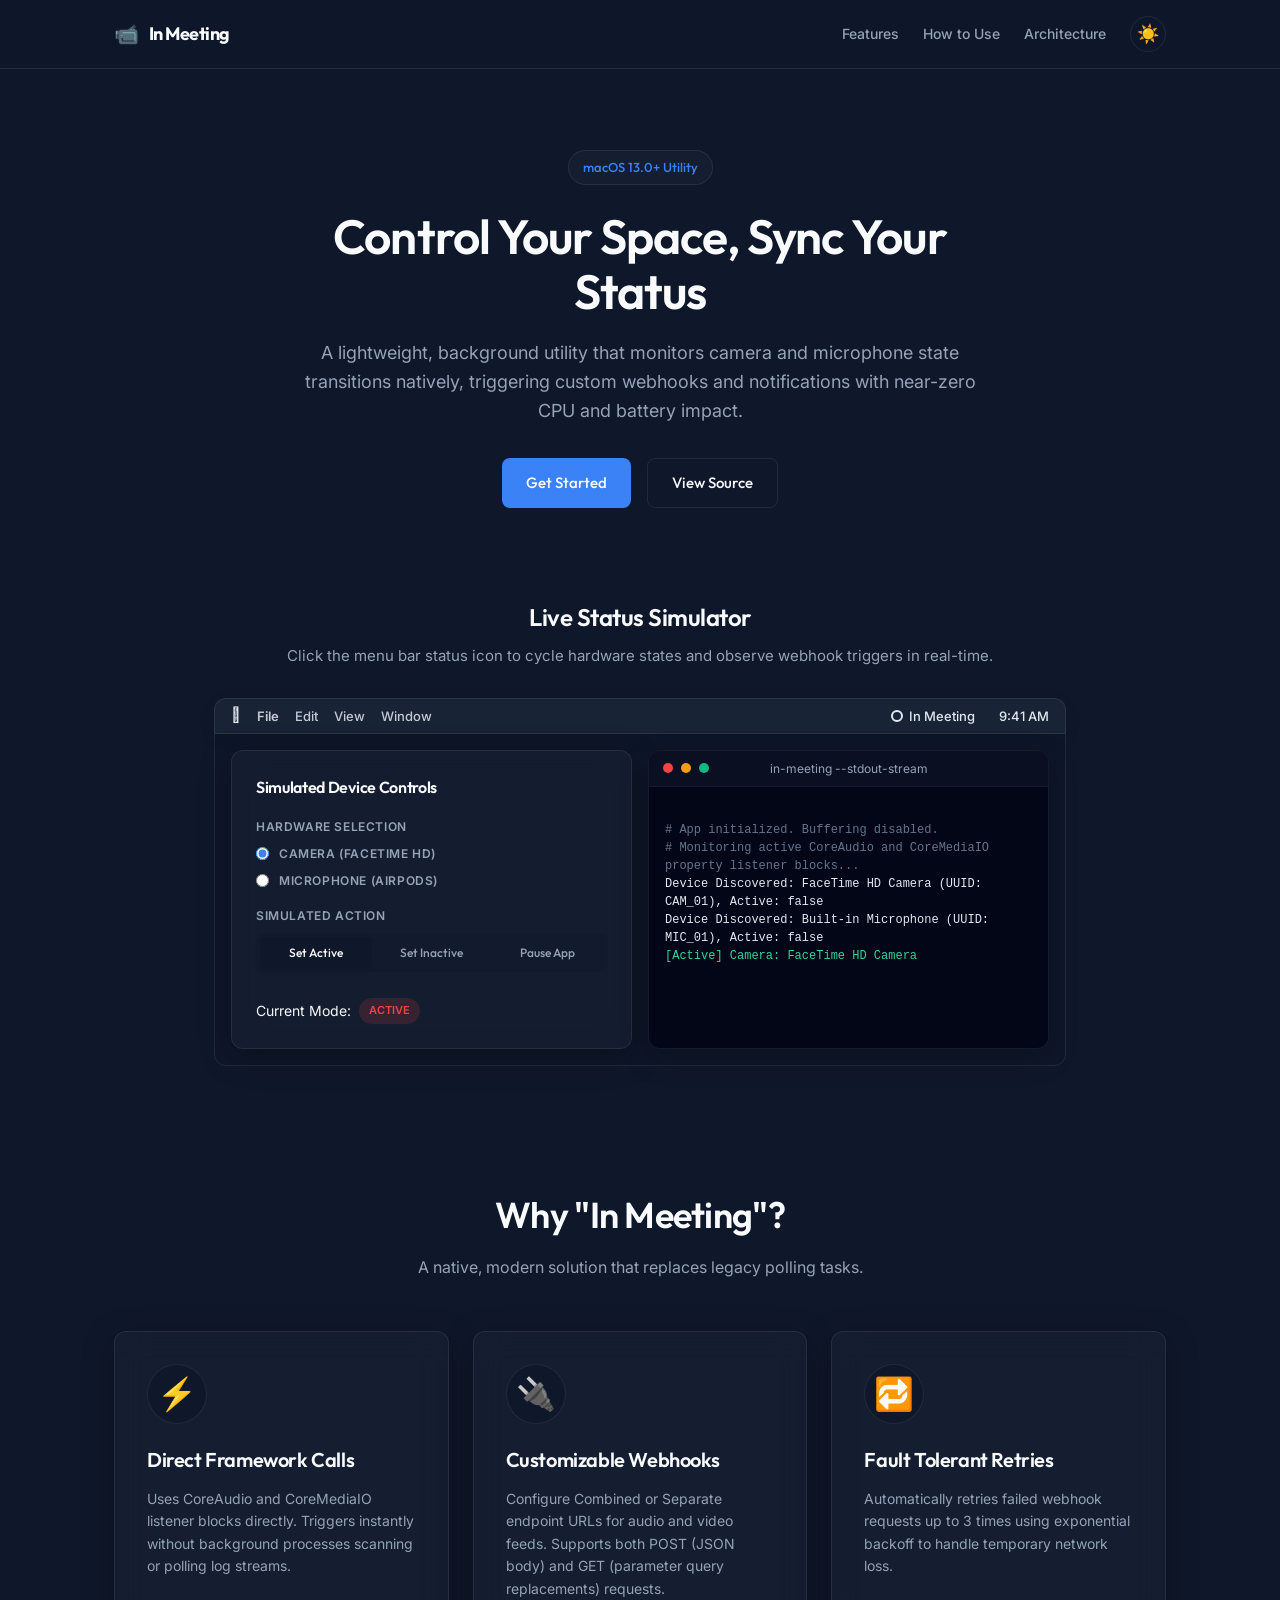
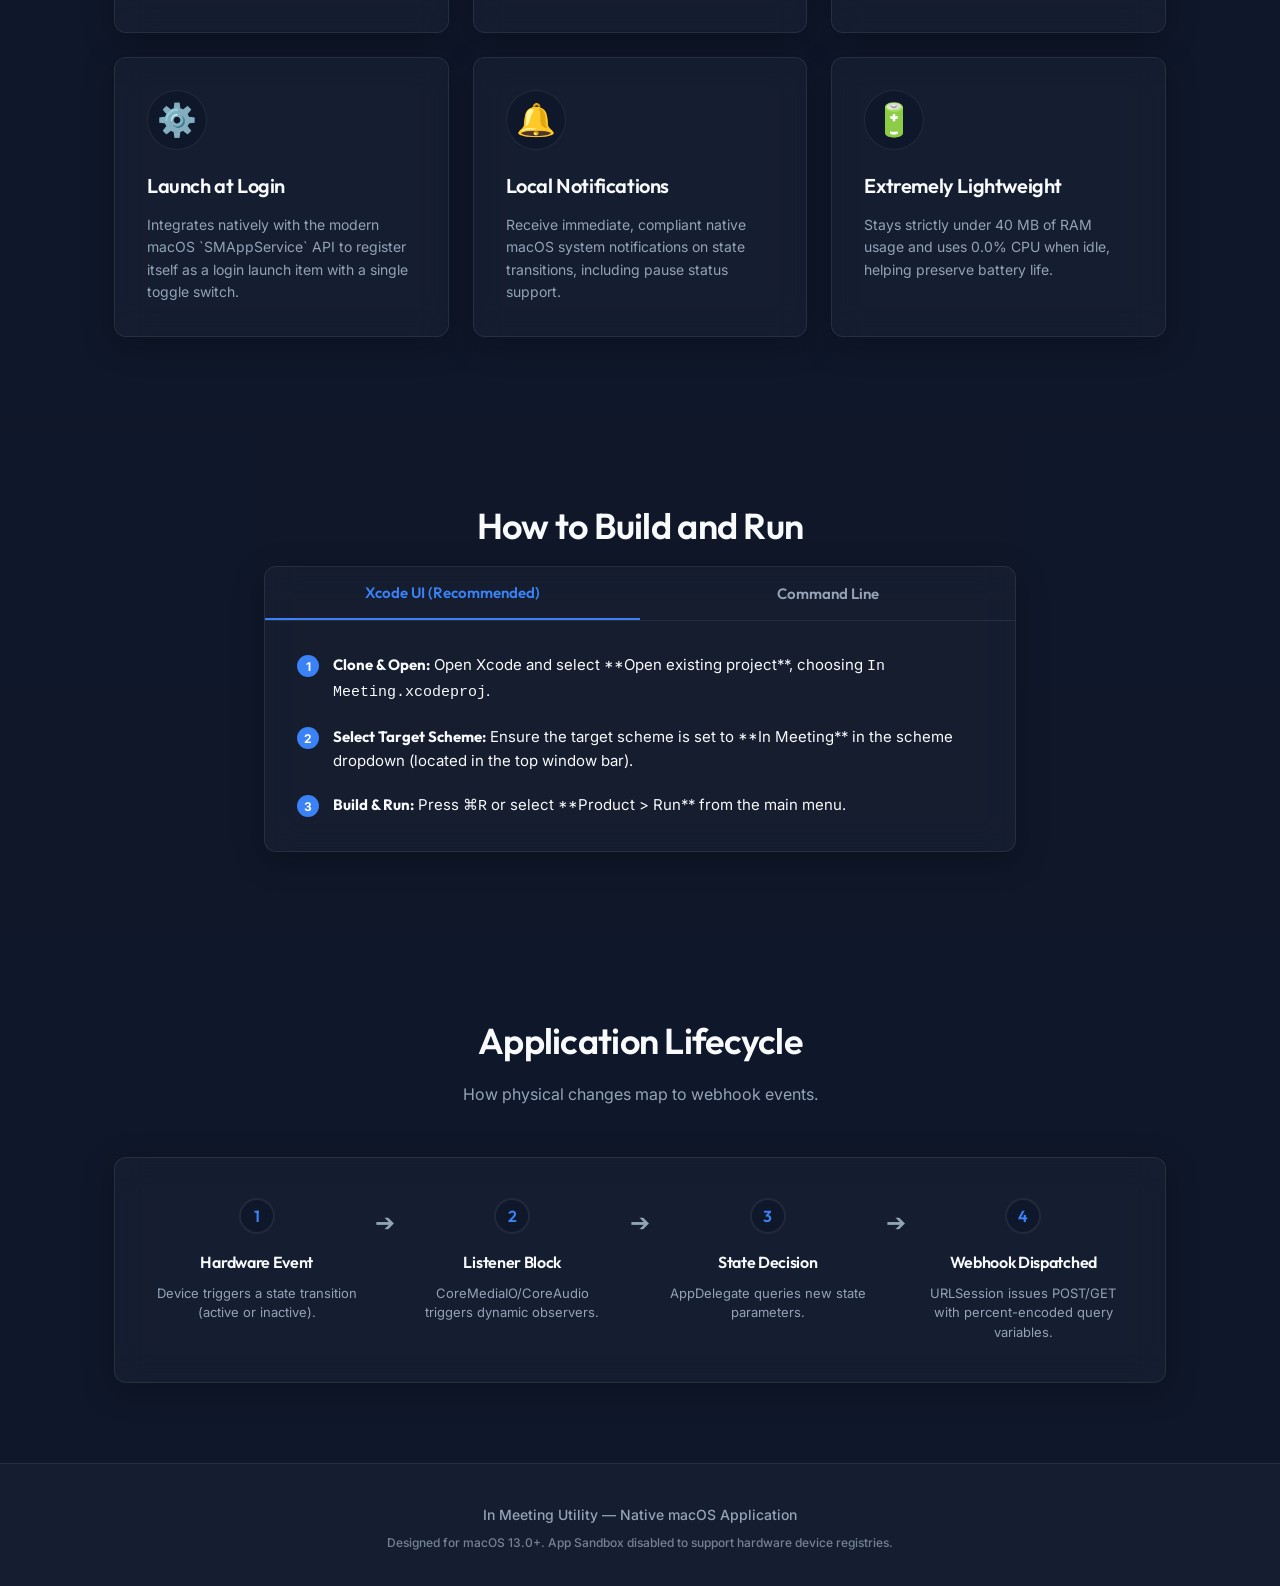
<file: www/index.html>
<!DOCTYPE html>
<html lang="en">
<head>
    <meta charset="UTF-8">
    <meta name="viewport" content="width=device-width, initial-scale=1.0">
    <title>In Meeting — macOS Utility</title>
    
    <!-- Premium Fonts -->
    <link rel="preconnect" href="https://fonts.googleapis.com">
    <link rel="preconnect" href="https://fonts.gstatic.com" crossorigin>
    <link href="https://fonts.googleapis.com/css2?family=Outfit:wght@300;400;500;600;700&family=Inter:wght@300;400;500;600&display=swap" rel="stylesheet">
    
    <!-- Local Stylesheet -->
    <link rel="stylesheet" href="index.css">
</head>
<body class="theme-dark">
    
    <!-- Top Header -->
    <header class="app-header">
        <div class="header-container">
            <div class="logo">
                <span class="logo-icon">📹</span>
                <span class="logo-text">In Meeting</span>
            </div>
            
            <nav class="header-nav">
                <a href="#features">Features</a>
                <a href="#how-to-use">How to Use</a>
                <a href="#architecture">Architecture</a>
                <button id="theme-toggle" class="btn-theme-toggle" aria-label="Toggle Theme">
                    <span class="theme-icon-light">☀️</span>
                    <span class="theme-icon-dark">🌙</span>
                </button>
            </nav>
        </div>
    </header>

    <!-- Hero Section -->
    <section class="hero-section">
        <div class="hero-container">
            <div class="hero-badge">macOS 13.0+ Utility</div>
            <h1 class="hero-title">Control Your Space, Sync Your Status</h1>
            <p class="hero-subtitle">
                A lightweight, background utility that monitors camera and microphone state transitions natively, triggering custom webhooks and notifications with near-zero CPU and battery impact.
            </p>
            
            <div class="hero-ctas">
                <a href="#how-to-use" class="btn btn-primary">Get Started</a>
                <a href="https://github.com/fellowgeek/in-meeting" class="btn btn-secondary">View Source</a>
            </div>
        </div>
    </section>

    <!-- Interactive macOS Simulator Section -->
    <section class="simulator-section">
        <div class="simulator-container">
            <div class="simulator-header">
                <h3>Live Status Simulator</h3>
                <p>Click the menu bar status icon to cycle hardware states and observe webhook triggers in real-time.</p>
            </div>
            
            <!-- Mock macOS Desktop Top Menu Bar -->
            <div class="mock-menubar">
                <div class="menubar-left">
                    <span class="menubar-apple"></span>
                    <span class="menubar-item active-menu">File</span>
                    <span class="menubar-item">Edit</span>
                    <span class="menubar-item">View</span>
                    <span class="menubar-item">Window</span>
                </div>
                <div class="menubar-right">
                    <!-- Status Icon (Clickable Indicator) -->
                    <button id="menu-bar-trigger" class="status-item-btn" title="Cycle In Meeting Status">
                        <span id="status-icon" class="status-icon icon-idle"></span>
                        <span class="status-label">In Meeting</span>
                    </button>
                    
                    <span class="menubar-time">9:41 AM</span>
                </div>
            </div>
            
            <!-- Terminal Output and Webhook Log Window -->
            <div class="sim-dashboard">
                <!-- Device Control Center -->
                <div class="control-panel panel-glass">
                    <h4>Simulated Device Controls</h4>
                    <div class="control-group">
                        <label>Hardware Selection</label>
                        <div class="radio-group">
                            <label class="radio-label">
                                <input type="radio" name="sim-device-type" value="camera" checked>
                                <span>Camera (FaceTime HD)</span>
                            </label>
                            <label class="radio-label">
                                <input type="radio" name="sim-device-type" value="microphone">
                                <span>Microphone (AirPods)</span>
                            </label>
                        </div>
                    </div>
                    
                    <div class="control-group">
                        <label>Simulated Action</label>
                        <div class="button-toggle-group">
                            <button id="btn-set-active" class="btn-toggle active">Set Active</button>
                            <button id="btn-set-inactive" class="btn-toggle">Set Inactive</button>
                            <button id="btn-set-paused" class="btn-toggle">Pause App</button>
                        </div>
                    </div>
                    
                    <div class="status-indicator">
                        <span>Current Mode:</span>
                        <strong id="current-mode-badge" class="mode-badge badge-active">ACTIVE</strong>
                    </div>
                </div>
                
                <!-- Webhook Logs Terminal -->
                <div class="terminal-panel panel-glass">
                    <div class="terminal-header">
                        <div class="window-dots">
                            <span class="dot-red"></span>
                            <span class="dot-yellow"></span>
                            <span class="dot-green"></span>
                        </div>
                        <span class="terminal-title">in-meeting --stdout-stream</span>
                    </div>
                    <div class="terminal-body">
                        <code id="terminal-content">
<span class="term-dim"># App initialized. Buffering disabled.</span>
<span class="term-dim"># Monitoring active CoreAudio and CoreMediaIO property listener blocks...</span>
Device Discovered: FaceTime HD Camera (UUID: CAM_01), Active: false
Device Discovered: Built-in Microphone (UUID: MIC_01), Active: false
<span class="term-green">[Active] Camera: FaceTime HD Camera</span>
[Webhook Success] POST to http://localhost:8080/active (200 OK)
                        </code>
                    </div>
                </div>
            </div>
        </div>
    </section>

    <!-- Key Features Grid -->
    <section id="features" class="features-section">
        <div class="container">
            <h2 class="section-title">Why "In Meeting"?</h2>
            <p class="section-subtitle">A native, modern solution that replaces legacy polling tasks.</p>
            
            <div class="features-grid">
                <div class="feature-card card-glass">
                    <div class="feature-icon">⚡</div>
                    <h3>Direct Framework Calls</h3>
                    <p>Uses CoreAudio and CoreMediaIO listener blocks directly. Triggers instantly without background processes scanning or polling log streams.</p>
                </div>
                
                <div class="feature-card card-glass">
                    <div class="feature-icon">🔌</div>
                    <h3>Customizable Webhooks</h3>
                    <p>Configure Combined or Separate endpoint URLs for audio and video feeds. Supports both POST (JSON body) and GET (parameter query replacements) requests.</p>
                </div>
                
                <div class="feature-card card-glass">
                    <div class="feature-icon">🔁</div>
                    <h3>Fault Tolerant Retries</h3>
                    <p>Automatically retries failed webhook requests up to 3 times using exponential backoff to handle temporary network loss.</p>
                </div>
                
                <div class="feature-card card-glass">
                    <div class="feature-icon">⚙️</div>
                    <h3>Launch at Login</h3>
                    <p>Integrates natively with the modern macOS `SMAppService` API to register itself as a login launch item with a single toggle switch.</p>
                </div>
                
                <div class="feature-card card-glass">
                    <div class="feature-icon">🔔</div>
                    <h3>Local Notifications</h3>
                    <p>Receive immediate, compliant native macOS system notifications on state transitions, including pause status support.</p>
                </div>
                
                <div class="feature-card card-glass">
                    <div class="feature-icon">🔋</div>
                    <h3>Extremely Lightweight</h3>
                    <p>Stays strictly under 40 MB of RAM usage and uses 0.0% CPU when idle, helping preserve battery life.</p>
                </div>
            </div>
        </div>
    </section>

    <!-- How to Use / Install Instructions -->
    <section id="how-to-use" class="how-to-use-section">
        <div class="container small-container">
            <h2 class="section-title">How to Build and Run</h2>
            
            <!-- Tabs for UI vs CLI -->
            <div class="tab-container card-glass">
                <div class="tab-headers">
                    <button class="tab-header active" data-tab="xcode-ui">Xcode UI (Recommended)</button>
                    <button class="tab-header" data-tab="cli">Command Line</button>
                </div>
                
                <div class="tab-contents">
                    <!-- Xcode UI Content -->
                    <div class="tab-panel active" id="tab-xcode-ui">
                        <ol class="step-list">
                            <li>
                                <strong>Clone & Open:</strong> Open Xcode and select **Open existing project**, choosing <code>In Meeting.xcodeproj</code>.
                            </li>
                            <li>
                                <strong>Select Target Scheme:</strong> Ensure the target scheme is set to **In Meeting** in the scheme dropdown (located in the top window bar).
                            </li>
                            <li>
                                <strong>Build & Run:</strong> Press <code>⌘R</code> or select **Product > Run** from the main menu.
                            </li>
                        </ol>
                    </div>
                    
                    <!-- CLI Content -->
                    <div class="tab-panel" id="tab-cli">
                        <p class="tab-desc">Because terminal environments might resolve tools targeting generic CommandLineTools without SwiftUI support, compile by explicitly setting the toolchain path:</p>
                        
                        <div class="code-block-wrapper">
                            <pre><code>DEVELOPER_DIR=/Applications/Xcode.app/Contents/Developer xcodebuild -project "In Meeting.xcodeproj" -scheme "In Meeting" clean build</code></pre>
                            <button class="btn-copy" data-copy="DEVELOPER_DIR=/Applications/Xcode.app/Contents/Developer xcodebuild -project &quot;In Meeting.xcodeproj&quot; -scheme &quot;In Meeting&quot; clean build">Copy</button>
                        </div>
                        
                        <p class="tab-desc">To run the built bundle and stream transitions output directly into stdout:</p>
                        <div class="code-block-wrapper">
                            <pre><code>~/Library/Developer/Xcode/DerivedData/In_Meeting-&lt;hash&gt;/Build/Products/Debug/In\ Meeting.app/Contents/MacOS/In\ Meeting</code></pre>
                            <button class="btn-copy" data-copy="~/Library/Developer/Xcode/DerivedData/In_Meeting-&lt;hash&gt;/Build/Products/Debug/In\ Meeting.app/Contents/MacOS/In\ Meeting">Copy</button>
                        </div>
                    </div>
                </div>
            </div>
        </div>
    </section>

    <!-- Architecture Section -->
    <section id="architecture" class="architecture-section">
        <div class="container">
            <h2 class="section-title">Application Lifecycle</h2>
            <p class="section-subtitle">How physical changes map to webhook events.</p>
            
            <div class="arch-flow panel-glass">
                <div class="flow-step">
                    <div class="step-num">1</div>
                    <h4>Hardware Event</h4>
                    <p>Device triggers a state transition (active or inactive).</p>
                </div>
                <div class="flow-divider">➔</div>
                <div class="flow-step">
                    <div class="step-num">2</div>
                    <h4>Listener Block</h4>
                    <p>CoreMediaIO/CoreAudio triggers dynamic observers.</p>
                </div>
                <div class="flow-divider">➔</div>
                <div class="flow-step">
                    <div class="step-num">3</div>
                    <h4>State Decision</h4>
                    <p>AppDelegate queries new state parameters.</p>
                </div>
                <div class="flow-divider">➔</div>
                <div class="flow-step">
                    <div class="step-num">4</div>
                    <h4>Webhook Dispatched</h4>
                    <p>URLSession issues POST/GET with percent-encoded query variables.</p>
                </div>
            </div>
        </div>
    </section>

    <!-- Footer -->
    <footer class="app-footer">
        <div class="container">
            <p>In Meeting Utility — Native macOS Application</p>
            <p class="footer-subtext">Designed for macOS 13.0+. App Sandbox disabled to support hardware device registries.</p>
        </div>
    </footer>

    <!-- Local Script -->
    <script src="index.js"></script>
</body>
</html>
</file>
<file: www/index.css>
/* CSS Design System: Nordic Frost Theme */

/* Variables - Themes Definition */
:root {
    --font-heading: 'Outfit', -apple-system, BlinkMacSystemFont, "Segoe UI", Roboto, sans-serif;
    --font-body: 'Inter', -apple-system, BlinkMacSystemFont, sans-serif;
    
    /* Transitions */
    --transition-smooth: all 0.3s cubic-bezier(0.4, 0, 0.2, 1);
    --transition-bounce: all 0.5s cubic-bezier(0.175, 0.885, 0.32, 1.275);
}

/* Dark Mode (Default) */
.theme-dark {
    --bg-main: #0f172a; /* Deep Arctic Navy */
    --bg-header: rgba(15, 23, 42, 0.7);
    --bg-card: rgba(30, 41, 59, 0.4);
    --bg-terminal: #020617;
    --border-color: rgba(255, 255, 255, 0.08);
    --border-hover: rgba(255, 255, 255, 0.15);
    --text-primary: #f8fafc; /* Snow White */
    --text-secondary: #94a3b8; /* Cool Slate */
    --accent-blue: #3b82f6; /* Ocean Blue */
    --accent-blue-rgb: 59, 130, 246;
    --accent-crimson: #ef4444; /* Warning Red */
    --accent-emerald: #10b981; /* Success Green */
    --shadow-main: rgba(0, 0, 0, 0.25);
    
    --menubar-bg: rgba(30, 41, 59, 0.75);
    --menubar-text: #e2e8f0;
}

/* Light Mode */
.theme-light {
    --bg-main: #f8fafc; /* Ice White */
    --bg-header: rgba(248, 250, 252, 0.7);
    --bg-card: rgba(255, 255, 255, 0.6);
    --bg-terminal: #0f172a;
    --border-color: rgba(15, 23, 42, 0.08);
    --border-hover: rgba(15, 23, 42, 0.15);
    --text-primary: #0f172a; /* Deep Navy */
    --text-secondary: #64748b; /* Muted Slate */
    --accent-blue: #2563eb; /* Strong Ocean Blue */
    --accent-blue-rgb: 37, 99, 235;
    --accent-crimson: #dc2626; /* Warning Red */
    --accent-emerald: #059669; /* Success Green */
    --shadow-main: rgba(15, 23, 42, 0.08);
    
    --menubar-bg: rgba(241, 245, 249, 0.95);
    --menubar-text: #334155;
}

/* General Resets */
* {
    box-sizing: border-box;
    margin: 0;
    padding: 0;
}

html {
    scroll-behavior: smooth;
}

body {
    background-color: var(--bg-main);
    color: var(--text-primary);
    font-family: var(--font-body);
    font-size: 16px;
    line-height: 1.6;
    overflow-x: hidden;
    transition: background-color 0.5s ease, color 0.5s ease;
}

h1, h2, h3, h4 {
    font-family: var(--font-heading);
    font-weight: 600;
    letter-spacing: -0.02em;
}

a {
    color: var(--accent-blue);
    text-decoration: none;
    transition: var(--transition-smooth);
}

/* Container */
.container {
    width: 100%;
    max-width: 1100px;
    margin: 0 auto;
    padding: 0 24px;
}

.small-container {
    max-width: 800px;
}

/* Headers */
.app-header {
    position: fixed;
    top: 0;
    left: 0;
    width: 100%;
    z-index: 1000;
    background-color: var(--bg-header);
    backdrop-filter: blur(12px);
    -webkit-backdrop-filter: blur(12px);
    border-bottom: 1px solid var(--border-color);
    transition: var(--transition-smooth);
}

.header-container {
    display: flex;
    justify-content: space-between;
    align-items: center;
    max-width: 1100px;
    margin: 0 auto;
    padding: 16px 24px;
}

.logo {
    display: flex;
    align-items: center;
    gap: 10px;
}

.logo-icon {
    font-size: 20px;
}

.logo-text {
    font-family: var(--font-heading);
    font-weight: 700;
    font-size: 18px;
    letter-spacing: -0.03em;
}

.header-nav {
    display: flex;
    align-items: center;
    gap: 24px;
}

.header-nav a {
    color: var(--text-secondary);
    font-size: 14px;
    font-weight: 500;
}

.header-nav a:hover {
    color: var(--text-primary);
}

/* Buttons */
.btn {
    display: inline-flex;
    align-items: center;
    justify-content: center;
    padding: 12px 24px;
    font-family: var(--font-heading);
    font-weight: 500;
    font-size: 15px;
    border-radius: 8px;
    cursor: pointer;
    transition: var(--transition-smooth);
    border: none;
}

.btn-primary {
    background-color: var(--accent-blue);
    color: #ffffff !important;
}

.btn-primary:hover {
    background-color: #1d4ed8;
    transform: translateY(-2px);
    box-shadow: 0 4px 12px rgba(var(--accent-blue-rgb), 0.3);
}

.btn-secondary {
    background-color: transparent;
    color: var(--text-primary) !important;
    border: 1px solid var(--border-color);
}

.btn-secondary:hover {
    background-color: var(--bg-card);
    transform: translateY(-2px);
    border-color: var(--border-hover);
}

/* Theme Toggle Button */
.btn-theme-toggle {
    background: transparent;
    border: none;
    cursor: pointer;
    font-size: 18px;
    width: 36px;
    height: 36px;
    border-radius: 50%;
    display: flex;
    align-items: center;
    justify-content: center;
    border: 1px solid var(--border-color);
    transition: var(--transition-smooth);
}

.btn-theme-toggle:hover {
    background-color: var(--bg-card);
    border-color: var(--border-hover);
}

.theme-dark .theme-icon-light { display: block; }
.theme-dark .theme-icon-dark { display: none; }
.theme-light .theme-icon-light { display: none; }
.theme-light .theme-icon-dark { display: block; }

/* Hero Section */
.hero-section {
    padding-top: 150px;
    padding-bottom: 50px;
    text-align: center;
}

.hero-container {
    max-width: 750px;
    margin: 0 auto;
    padding: 0 24px;
}

.hero-badge {
    display: inline-block;
    padding: 6px 14px;
    border-radius: 30px;
    background-color: var(--bg-card);
    border: 1px solid var(--border-color);
    font-family: var(--font-heading);
    font-weight: 500;
    font-size: 13px;
    color: var(--accent-blue);
    margin-bottom: 24px;
}

.hero-title {
    font-size: 48px;
    line-height: 1.15;
    margin-bottom: 20px;
}

.hero-subtitle {
    color: var(--text-secondary);
    font-size: 18px;
    font-weight: 400;
    margin-bottom: 32px;
}

.hero-ctas {
    display: flex;
    justify-content: center;
    gap: 16px;
}

/* Simulator Section */
.simulator-section {
    padding: 40px 0;
}

.simulator-container {
    max-width: 900px;
    margin: 0 auto;
    padding: 0 24px;
}

.simulator-header {
    text-align: center;
    margin-bottom: 30px;
}

.simulator-header h3 {
    font-size: 24px;
    margin-bottom: 8px;
}

.simulator-header p {
    color: var(--text-secondary);
    font-size: 15px;
}

/* Glassmorphism Styles */
.panel-glass, .card-glass {
    background-color: var(--bg-card);
    backdrop-filter: blur(16px);
    -webkit-backdrop-filter: blur(16px);
    border: 1px solid var(--border-color);
    border-radius: 12px;
    box-shadow: 0 8px 32px var(--shadow-main);
    transition: var(--transition-smooth);
}

/* Mock macOS Menu Bar */
.mock-menubar {
    height: 36px;
    background-color: var(--menubar-bg);
    backdrop-filter: blur(20px);
    -webkit-backdrop-filter: blur(20px);
    border: 1px solid var(--border-color);
    border-top-left-radius: 12px;
    border-top-right-radius: 12px;
    display: flex;
    justify-content: space-between;
    align-items: center;
    padding: 0 16px;
    font-size: 13px;
    font-family: var(--font-body);
    font-weight: 500;
    color: var(--menubar-text);
    user-select: none;
    box-shadow: 0 4px 20px rgba(0,0,0,0.05);
}

.menubar-left {
    display: flex;
    align-items: center;
    gap: 16px;
}

.menubar-apple {
    font-size: 15px;
    margin-top: -2px;
}

.menubar-item {
    cursor: default;
    opacity: 0.85;
}

.menubar-item:hover {
    opacity: 1;
}

.active-menu {
    font-weight: 600;
}

.menubar-right {
    display: flex;
    align-items: center;
    gap: 16px;
}

/* Status Item Button */
.status-item-btn {
    background: transparent;
    border: none;
    cursor: pointer;
    display: flex;
    align-items: center;
    gap: 6px;
    color: inherit;
    font-family: inherit;
    font-size: 13px;
    font-weight: 500;
    padding: 2px 8px;
    border-radius: 4px;
    transition: var(--transition-smooth);
}

.status-item-btn:hover {
    background-color: rgba(255, 255, 255, 0.1);
}

/* Icons */
.status-icon {
    display: inline-block;
    width: 12px;
    height: 12px;
    border-radius: 50%;
    position: relative;
    transition: var(--transition-smooth);
}

.icon-idle {
    border: 2px solid var(--menubar-text);
    background-color: transparent;
}

.icon-active {
    background-color: var(--accent-crimson);
    box-shadow: 0 0 8px var(--accent-crimson);
    animation: pulse 1.5s infinite;
}

.icon-paused {
    border: 2px solid var(--text-secondary);
    background-color: transparent;
}

.icon-paused::after {
    content: '';
    position: absolute;
    width: 10px;
    height: 2px;
    background-color: var(--text-secondary);
    top: 3px;
    left: -1px;
    transform: rotate(45deg);
}

@keyframes pulse {
    0% { transform: scale(1); opacity: 1; }
    50% { transform: scale(1.15); opacity: 0.7; }
    100% { transform: scale(1); opacity: 1; }
}

/* Sim dashboard Grid */
.sim-dashboard {
    display: grid;
    grid-template-columns: 1fr 1fr;
    gap: 16px;
    padding: 16px;
    background-color: rgba(15, 23, 42, 0.03);
    border-left: 1px solid var(--border-color);
    border-right: 1px solid var(--border-color);
    border-bottom: 1px solid var(--border-color);
    border-bottom-left-radius: 12px;
    border-bottom-right-radius: 12px;
}

.control-panel {
    padding: 24px;
    display: flex;
    flex-direction: column;
    gap: 16px;
}

.control-panel h4 {
    font-size: 16px;
    color: var(--text-primary);
}

.control-group {
    display: flex;
    flex-direction: column;
    gap: 8px;
}

.control-group label {
    font-size: 12px;
    text-transform: uppercase;
    letter-spacing: 0.05em;
    color: var(--text-secondary);
    font-weight: 600;
}

/* Radios */
.radio-group {
    display: flex;
    flex-direction: column;
    gap: 8px;
}

.radio-label {
    display: flex;
    align-items: center;
    gap: 10px;
    font-size: 14px;
    cursor: pointer;
}

.radio-label input[type="radio"] {
    accent-color: var(--accent-blue);
}

/* Toggle Button Groups */
.button-toggle-group {
    display: grid;
    grid-template-columns: repeat(3, 1fr);
    gap: 4px;
    background-color: rgba(0, 0, 0, 0.05);
    padding: 4px;
    border-radius: 6px;
}

.btn-toggle {
    background: transparent;
    border: none;
    border-radius: 4px;
    color: var(--text-secondary);
    font-family: var(--font-heading);
    font-size: 12px;
    font-weight: 500;
    padding: 8px 4px;
    cursor: pointer;
    transition: var(--transition-smooth);
}

.btn-toggle.active {
    background-color: var(--bg-main);
    color: var(--text-primary);
    box-shadow: 0 2px 6px rgba(0,0,0,0.06);
}

.status-indicator {
    margin-top: 10px;
    font-size: 14px;
    display: flex;
    align-items: center;
    gap: 8px;
}

.mode-badge {
    padding: 4px 10px;
    border-radius: 20px;
    font-size: 11px;
    font-weight: 600;
}

.badge-active {
    background-color: rgba(239, 68, 68, 0.15);
    color: var(--accent-crimson);
}

.badge-inactive {
    background-color: rgba(148, 163, 184, 0.15);
    color: var(--text-secondary);
}

.badge-paused {
    background-color: rgba(220, 38, 38, 0.1);
    color: var(--text-secondary);
    border: 1px dashed var(--text-secondary);
}

/* Terminal Styles */
.terminal-panel {
    background-color: var(--bg-terminal);
    color: #e2e8f0;
    border: 1px solid var(--border-color);
    box-shadow: 0 10px 30px rgba(0, 0, 0, 0.2);
    display: flex;
    flex-direction: column;
}

.terminal-header {
    height: 36px;
    background-color: rgba(15, 23, 42, 0.6);
    border-bottom: 1px solid rgba(255, 255, 255, 0.05);
    display: flex;
    align-items: center;
    padding: 0 14px;
    position: relative;
}

.window-dots {
    display: flex;
    gap: 8px;
}

.window-dots span {
    width: 10px;
    height: 10px;
    border-radius: 50%;
}

.dot-red { background-color: #ef4444; }
.dot-yellow { background-color: #f59e0b; }
.dot-green { background-color: #10b981; }

.terminal-title {
    position: absolute;
    width: 100%;
    left: 0;
    text-align: center;
    font-family: var(--font-body);
    font-size: 12px;
    color: #94a3b8;
    pointer-events: none;
}

.terminal-body {
    padding: 16px;
    font-family: SFMono-Regular, Menlo, Monaco, Consolas, "Liberation Mono", "Courier New", monospace;
    font-size: 12px;
    overflow-y: auto;
    height: 180px;
    line-height: 1.5;
}

.terminal-body code {
    white-space: pre-wrap;
    display: block;
}

.term-dim { color: #64748b; }
.term-green { color: #34d399; }
.term-red { color: #f87171; }
.term-yellow { color: #fbbf24; }

/* Features Section */
.features-section {
    padding: 80px 0;
}

.section-title {
    text-align: center;
    font-size: 36px;
    margin-bottom: 12px;
}

.section-subtitle {
    text-align: center;
    color: var(--text-secondary);
    font-size: 16px;
    margin-bottom: 50px;
}

.features-grid {
    display: grid;
    grid-template-columns: repeat(auto-fit, minmax(300px, 1fr));
    gap: 24px;
}

.feature-card {
    padding: 32px;
    border-radius: 12px;
    border: 1px solid var(--border-color);
}

.feature-card:hover {
    border-color: var(--border-hover);
    transform: translateY(-4px);
    box-shadow: 0 12px 40px var(--shadow-main);
}

.feature-icon {
    font-size: 32px;
    margin-bottom: 20px;
    background-color: var(--bg-main);
    width: 60px;
    height: 60px;
    border-radius: 50%;
    display: flex;
    align-items: center;
    justify-content: center;
    border: 1px solid var(--border-color);
}

.feature-card h3 {
    font-size: 20px;
    margin-bottom: 12px;
}

.feature-card p {
    color: var(--text-secondary);
    font-size: 14px;
}

/* How to Use Tab System */
.how-to-use-section {
    padding: 80px 0;
    background-color: rgba(15, 23, 42, 0.02);
}

.tab-container {
    overflow: hidden;
}

.tab-headers {
    display: grid;
    grid-template-columns: 1fr 1fr;
    border-bottom: 1px solid var(--border-color);
}

.tab-header {
    background: transparent;
    border: none;
    padding: 16px;
    font-family: var(--font-heading);
    font-weight: 600;
    font-size: 15px;
    color: var(--text-secondary);
    cursor: pointer;
    transition: var(--transition-smooth);
}

.tab-header:hover {
    color: var(--text-primary);
}

.tab-header.active {
    color: var(--accent-blue);
    border-bottom: 2px solid var(--accent-blue);
}

.tab-contents {
    padding: 32px;
}

.tab-panel {
    display: none;
}

.tab-panel.active {
    display: block;
}

.tab-desc {
    color: var(--text-secondary);
    font-size: 14px;
    margin-bottom: 16px;
}

/* Step list */
.step-list {
    list-style: none;
    display: flex;
    flex-direction: column;
    gap: 20px;
}

.step-list li {
    font-size: 15px;
    position: relative;
    padding-left: 36px;
}

.step-list li strong {
    font-family: var(--font-heading);
}

.step-list li::before {
    content: '';
    position: absolute;
    left: 0;
    top: 2px;
    width: 22px;
    height: 22px;
    background-color: var(--accent-blue);
    border-radius: 50%;
    color: #ffffff;
    display: flex;
    align-items: center;
    justify-content: center;
    font-size: 12px;
    font-weight: bold;
}

.step-list li:nth-child(1)::before { content: '1'; }
.step-list li:nth-child(2)::before { content: '2'; }
.step-list li:nth-child(3)::before { content: '3'; }

/* Code Blocks */
.code-block-wrapper {
    background-color: var(--bg-terminal);
    color: #e2e8f0;
    padding: 16px 20px;
    border-radius: 8px;
    font-family: SFMono-Regular, Menlo, Monaco, Consolas, monospace;
    font-size: 13px;
    display: flex;
    justify-content: space-between;
    align-items: center;
    gap: 16px;
    margin-bottom: 24px;
    border: 1px solid var(--border-color);
}

.code-block-wrapper pre {
    overflow-x: auto;
    white-space: pre-wrap;
    word-break: break-all;
    flex: 1;
}

.btn-copy {
    background-color: rgba(255, 255, 255, 0.08);
    border: 1px solid rgba(255, 255, 255, 0.15);
    color: #e2e8f0;
    padding: 6px 12px;
    border-radius: 4px;
    cursor: pointer;
    font-size: 11px;
    font-weight: 500;
    transition: var(--transition-smooth);
    user-select: none;
}

.btn-copy:hover {
    background-color: rgba(255, 255, 255, 0.15);
}

.btn-copy.copied {
    background-color: var(--accent-emerald);
    border-color: var(--accent-emerald);
    color: #ffffff;
}

/* Architecture Section */
.architecture-section {
    padding: 80px 0;
}

.arch-flow {
    display: flex;
    justify-content: space-between;
    align-items: flex-start;
    padding: 40px;
    gap: 16px;
}

.flow-step {
    flex: 1;
    display: flex;
    flex-direction: column;
    align-items: center;
    text-align: center;
}

.step-num {
    width: 36px;
    height: 36px;
    background-color: var(--bg-main);
    border: 2px solid var(--border-color);
    border-radius: 50%;
    display: flex;
    align-items: center;
    justify-content: center;
    font-family: var(--font-heading);
    font-weight: 600;
    font-size: 16px;
    color: var(--accent-blue);
    margin-bottom: 16px;
}

.flow-step h4 {
    font-size: 16px;
    margin-bottom: 8px;
}

.flow-step p {
    color: var(--text-secondary);
    font-size: 13px;
    line-height: 1.5;
}

.flow-divider {
    font-size: 24px;
    color: var(--text-secondary);
    padding-top: 6px;
    user-select: none;
}

/* Footers */
.app-footer {
    padding: 40px 0;
    border-top: 1px solid var(--border-color);
    background-color: var(--bg-card);
    text-align: center;
}

.app-footer p {
    font-size: 14px;
    font-weight: 500;
    color: var(--text-secondary);
}

.footer-subtext {
    font-size: 12px !important;
    color: var(--text-secondary);
    opacity: 0.75;
    margin-top: 6px;
}

/* Responsive Breakpoints */
@media (max-width: 768px) {
    .hero-title {
        font-size: 36px;
    }
    
    .sim-dashboard {
        grid-template-columns: 1fr;
    }
    
    .arch-flow {
        flex-direction: column;
        gap: 32px;
        align-items: center;
    }
    
    .flow-divider {
        transform: rotate(90deg);
        padding-top: 0;
    }
}
</file>
